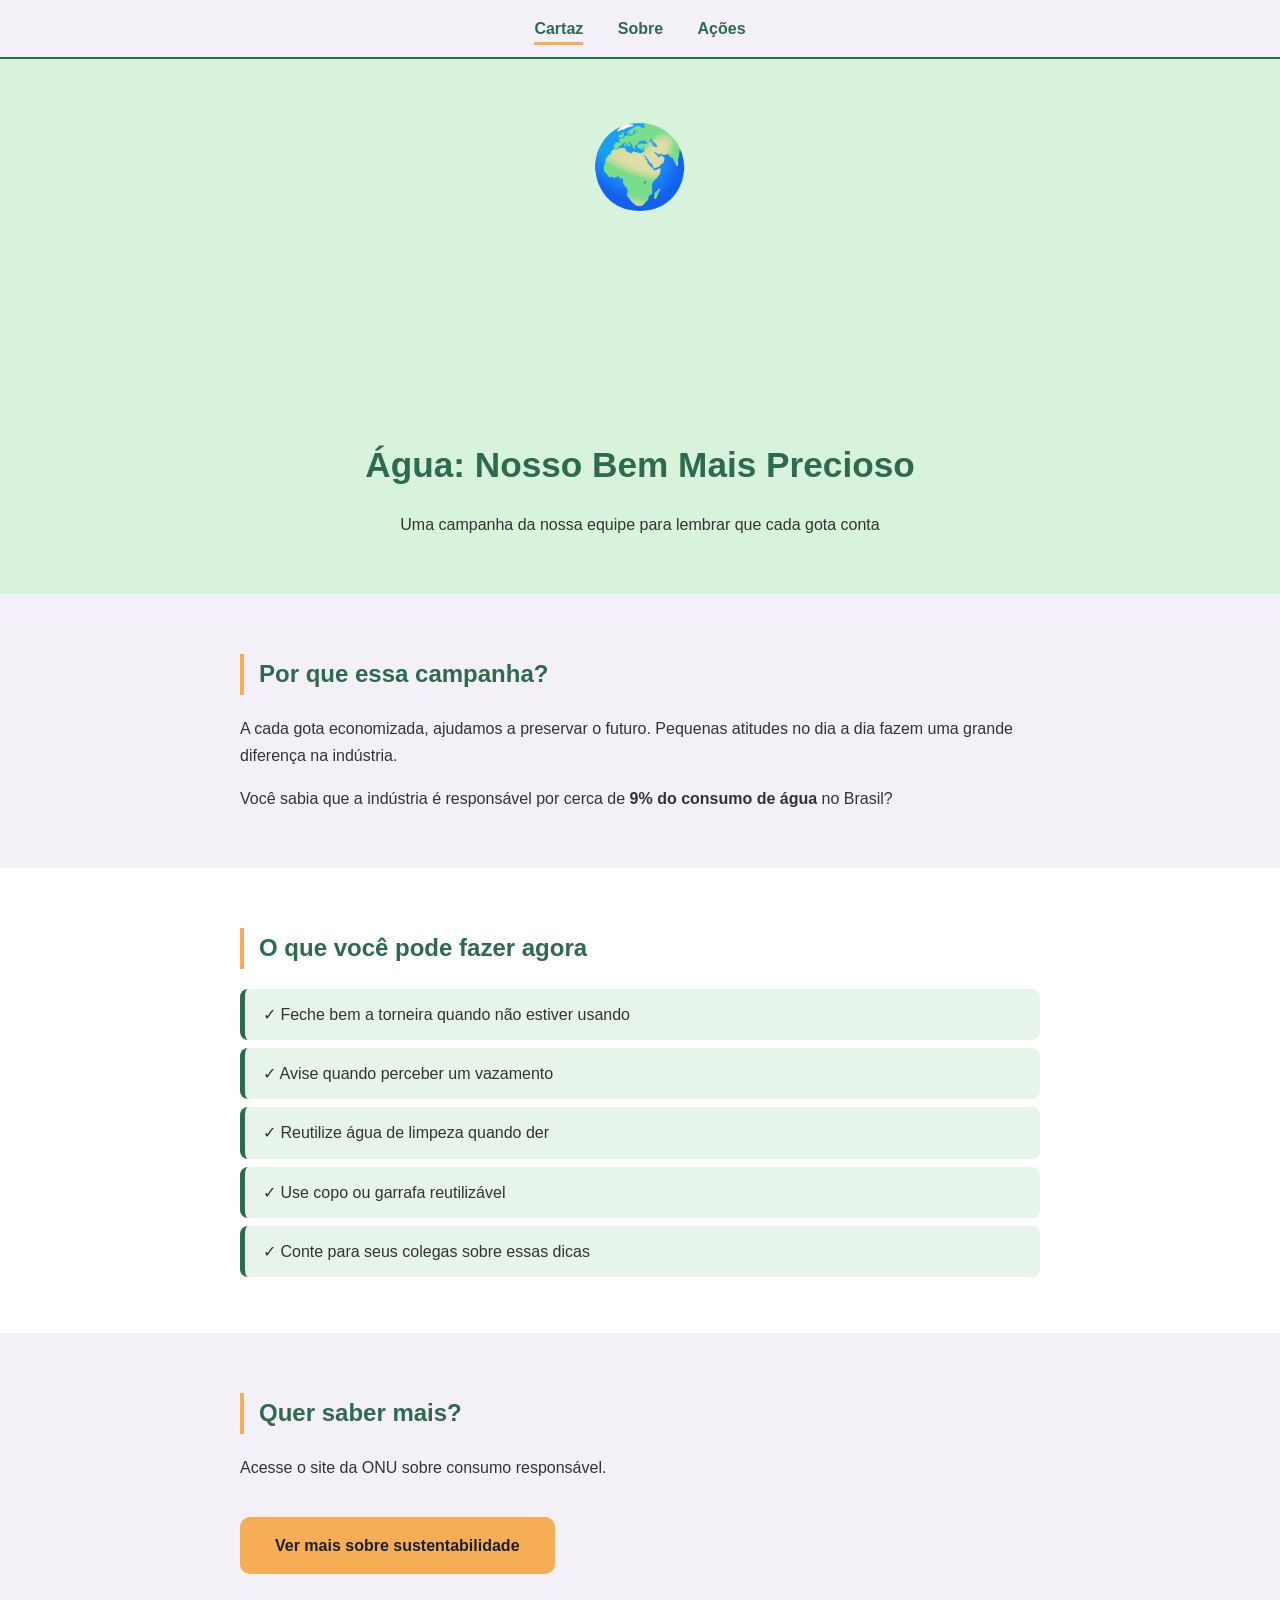
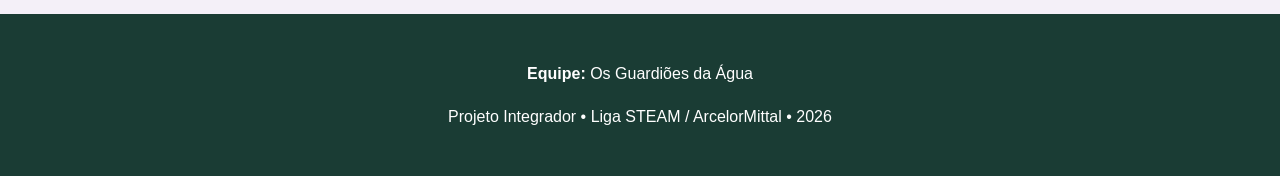
<file: index.html>
<!DOCTYPE html>
<html lang="pt-br">
<head>
    <meta charset="UTF-8">
    <meta name="viewport" content="width=device-width, initial-scale=1.0">
    <title>Água: Nosso Bem Mais Precioso | Campanha de Sustentabilidade</title>
    <link rel="stylesheet" href="assets/style.css">
    <script src="assets/script.js"></script>
</head>
<body>
    <nav class="menu-navegacao">
        <a href="index.html" class="ativo">Cartaz</a>
        <a href="sobre.html">Sobre</a>
        <a href="acoes.html">Ações</a>
    </nav>

    <header>
        <div class="emoji-grande" role="img" aria-label="Globo Terrestre">🌍</div>
        <h1>Água: Nosso Bem Mais Precioso</h1>
        <p class="subtitulo">Uma campanha da nossa equipe para lembrar que cada gota conta</p>
    </header>

    <main>
        <section>
            <h2>Por que essa campanha?</h2>
            <p>A cada gota economizada, ajudamos a preservar o futuro. Pequenas atitudes no dia a dia fazem uma grande diferença na indústria.</p>
            <p>Você sabia que a indústria é responsável por cerca de <strong>9% do consumo de água</strong> no Brasil?</p>
        </section>

        <section class="secao-cinza">
            <div class="container-central">
                <h2>O que você pode fazer agora</h2>
                <ul>
                    <li>✓ Feche bem a torneira quando não estiver usando</li>
                    <li>✓ Avise quando perceber um vazamento</li>
                    <li>✓ Reutilize água de limpeza quando der</li>
                    <li>✓ Use copo ou garrafa reutilizável</li>
                    <li>✓ Conte para seus colegas sobre essas dicas</li>
                </ul>
            </div>
        </section>

        <section class="destaque">
            <h2>Quer saber mais?</h2>
            <p>Acesse o site da ONU sobre consumo responsável.</p>
            <a href="https://brasil.un.org/pt-br/sdgs/12" class="botao" target="_blank" rel="noopener">Ver mais sobre sustentabilidade</a>
        </section>
    </main>

    <footer>
        <p><strong>Equipe:</strong> Os Guardiões da Água</p>
        <p>Projeto Integrador • Liga STEAM / ArcelorMittal • 2026</p>
    </footer>
</body>
</html>
</file>
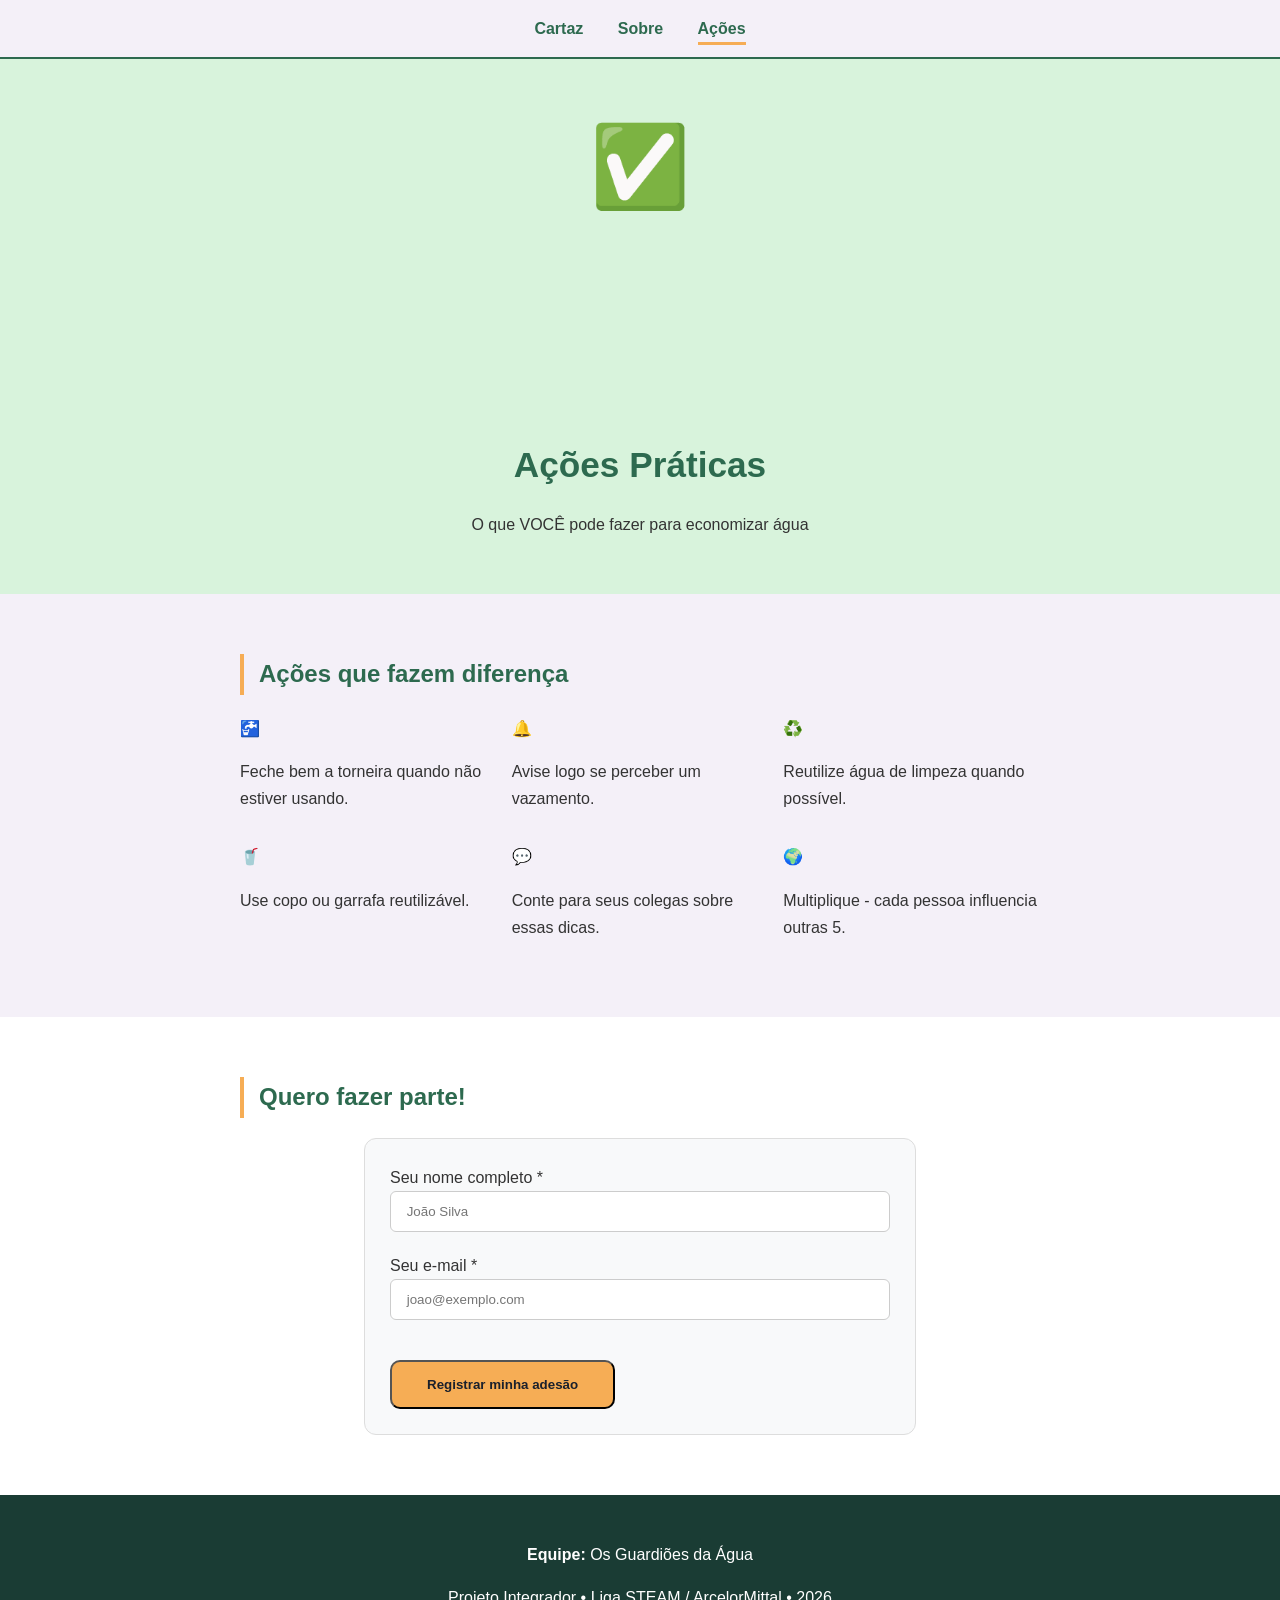
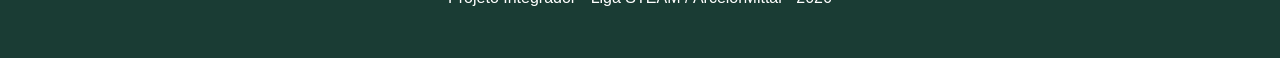
<file: acoes.html>
<!DOCTYPE html>
<html lang="pt-br">
<head>
    <meta charset="UTF-8">
    <meta name="viewport" content="width=device-width, initial-scale=1.0">
    <title>Ações Práticas | O que você pode fazer</title>
    <link rel="stylesheet" href="assets/style.css">
    <script src="assets/script.js" defer></script>
</head>
<body>
    <nav class="menu-navegacao">
        <a href="index.html">Cartaz</a>
        <a href="sobre.html">Sobre</a>
        <a href="acoes.html" class="ativo">Ações</a>
    </nav>

    <header>
        <div class="emoji-grande" role="img" aria-label="Checkmark">✅</div>
        <h1>Ações Práticas</h1>
        <p class="subtitulo">O que VOCÊ pode fazer para economizar água</p>
        </div>
    </header>

        <main>
            <section>
                <h2>Ações que fazem diferença</h2>
                <div class="lista-acoes" id="container-acoes">
                </div>
            </section>

            <section class="secao-cinza">
                <div class="container-central">
                    <h2>Quero fazer parte!</h2>
                    <form class="formulario" id="formulario-adesao" novalidate>
                        <label for="nome">Seu nome completo *</label>
                        <input type="text" id="nome" name="nome" required placeholder=" João Silva">

                        <label for="email">Seu e-mail *</label>
                        <input type="email" id="email" name="email" required placeholder=" joao@exemplo.com">

                        <button class="botao" type="submit">Registrar minha adesão</button>
                        <div class="mensagem-retorno" id="mensagem-retorno"></div>
                    </form>
                </div>
            </section>
        </main>
    
        <footer>
            <p><strong>Equipe:</strong> Os Guardiões da Água</p>
            <p>Projeto Integrador • Liga STEAM / ArcelorMittal • 2026</p>
        </footer>
</body>
</html>
</file>
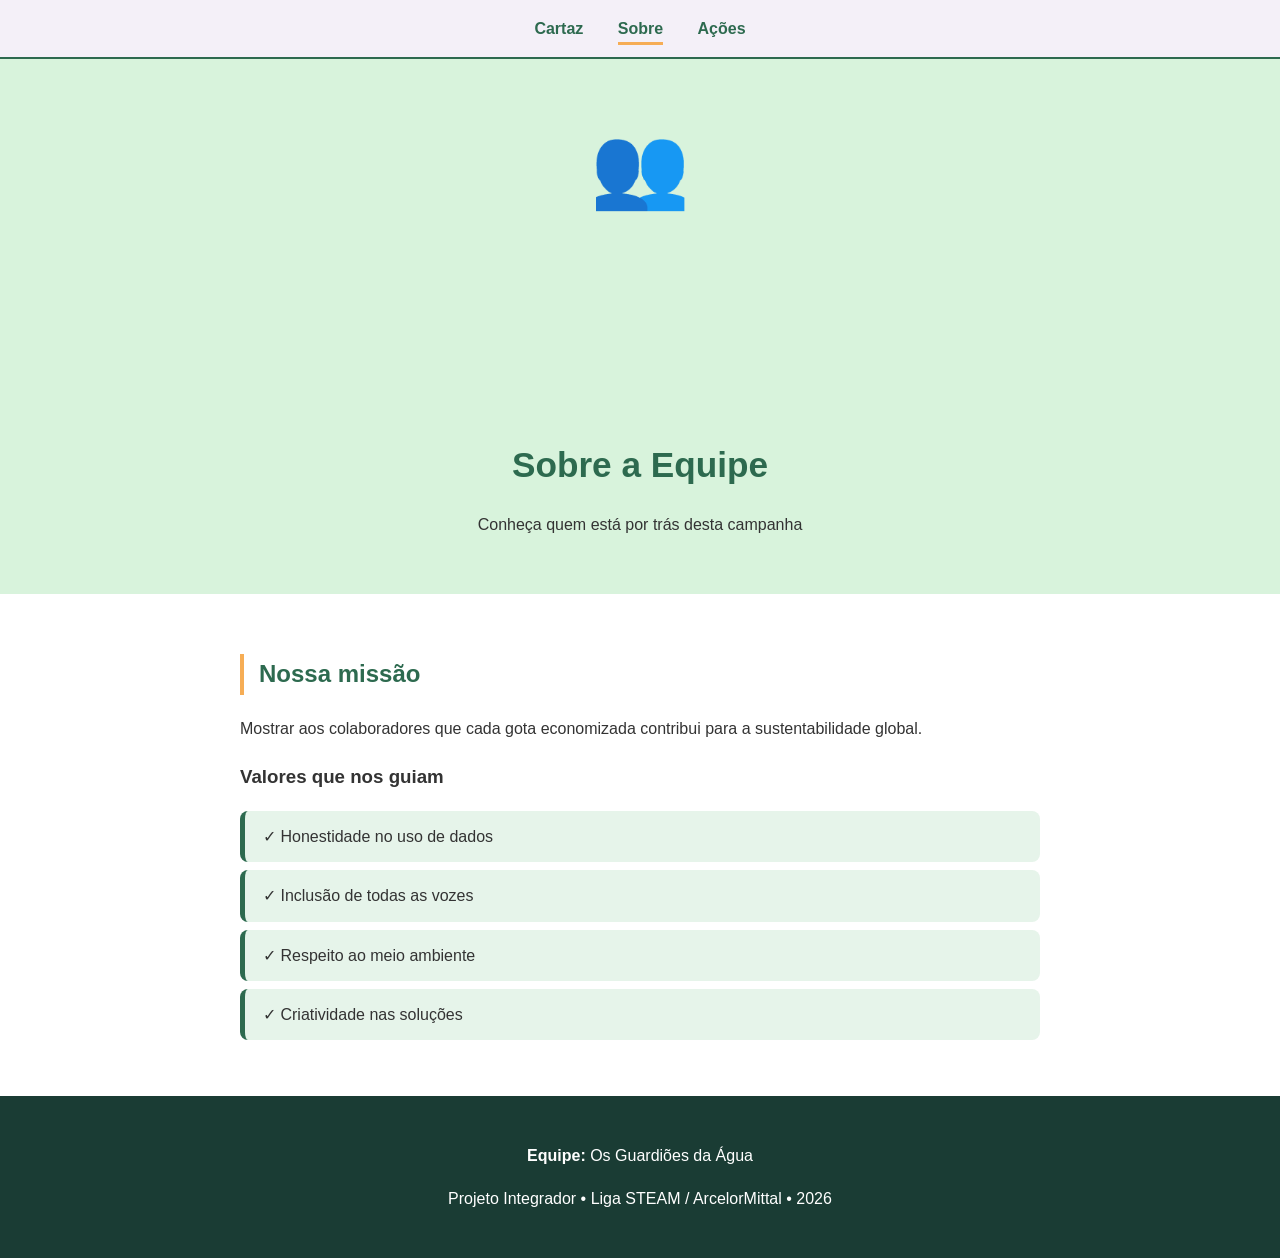
<file: sobre.html>
<!DOCTYPE html>
<html lang="pt-br">
<head>
    <meta charset="UTF-8">
    <meta name="viewport" content="width=device-width, initial-scale=1.0">
    <title>Sobre a Equipe | Guardiões da Água</title>
    <link rel="stylesheet" href="assets/style.css">
</head>
<body>
    <nav class="menu-navegacao">
        <a href="index.html">Cartaz</a>
        <a href="sobre.html" class="ativo">Sobre</a>
        <a href="acoes.html">Ações</a>
    </nav>

    <header>
        <div class="emoji-grande" role="img" aria-label="Sobre a Equipe">👥</div>
        <h1>Sobre a Equipe</h1>
        <p class="subtitulo">Conheça quem está por trás desta campanha</p>
    </header>
    <main>
        <section class="secao-cinza">
            <div class="container-central">
                <h2>Nossa missão</h2>
                <p>Mostrar aos colaboradores que cada gota economizada contribui para a sustentabilidade global.</p>
                <h3 class="título-menor">Valores que nos guiam</h3>
                <ul>
                    <li>✓ Honestidade no uso de dados</li>
                    <li>✓ Inclusão de todas as vozes</li>
                    <li>✓ Respeito ao meio ambiente</li>
                    <li>✓ Criatividade nas soluções</li>
                </ul>
            </div>
        </section>
    </main>

    <footer>
        <p><strong>Equipe:</strong> Os Guardiões da Água</p>
        <p>Projeto Integrador • Liga STEAM / ArcelorMittal • 2026</p>
    </footer>
</body>
</html>
</file>
<file: assets/style.css>
body {
    font-family: "Segoe UI", Arial, sans-serif;
    color: #333;
    background-color: #f4f0f8;
    line-height: 1.7;
    margin: 0px;
}

.menu-navegacao {
    background: #f4f0f8;
    padding: 15px;
    text-align: center;
    border-bottom: 2px solid #2d6a4f;
    position: sticky;
    top: 0;
    z-index: 1000;
}

.menu-navegacao a {
    margin: 0 15px;
    color:#2d6a4f;
    text-decoration: none;
    font-weight: bold;
    padding-bottom: 5px;
    transition: color 0.3s;
}

.menu-navegacao a:hover, .menu-navegacao a.ativo {
    border-bottom: 3px solid #f6ad55;
}

header {
    background-color: #d8f3dc;
    padding: 40px 20px;
    text-align: center;
}

.emoji-grande {
    font-size: 80px;
    margin-bottom: 200px;
}

h1 {
    color:#2d6a4f;
    font-size: 2.2rem;
    margin: 0 0 10px;
}

section {
    padding: 40px 20px;
    max-width: 800px;
    margin: 0 auto;
}

.secao-cinza {
    background-color: #ffffff;
    max-width: 100%;
}

.container-central {
    max-width: 800px;
    margin: 0 auto;
}

h2 {
    color: #2d6a4f;
    border-left: 4px solid #f6ad55;
    padding-left: 15px;
}

ul {
    list-style: none;
    padding: 0;
}

li {
    background-color: #e6f4ea;
    padding: 12px 18px;
    margin-bottom: 8px;
    border-radius: 8px;
    border-left: 5px solid #2d6a4f;
}

.lista-acoes {
    display: grid;
    grid-template-columns: repeat(auto-fit, minmax(250px, 1fr));
    gap: 15px;
    margin: 20px 0px;
}

.formulario {
    max-width: 500px;
    margin: 20px auto;
    padding: 25px;
    background-color: #f8f9fa;
    border: 1px solid #ddd;
    border-radius: 12px;
}

.formulario input {
    width: 100%;
    padding: 12px;
    margin-bottom: 20px;
    border: 1px solid #ccc;
    border-radius: 6px;
    box-sizing: border-box;
}

.botao {
    display: inline-block;
    background-color: #f6ad55;
    color: #1a202c;
    padding: 15px 35px;
    border-radius: 10px;
    text-decoration: none;
    font-weight: bold;
    margin-top: 20px;
    cursor: pointer;
}

footer {
    background: #1a3c34;
    color: #fff;
    text-align: center;
    padding: 30px;
}
</file>
